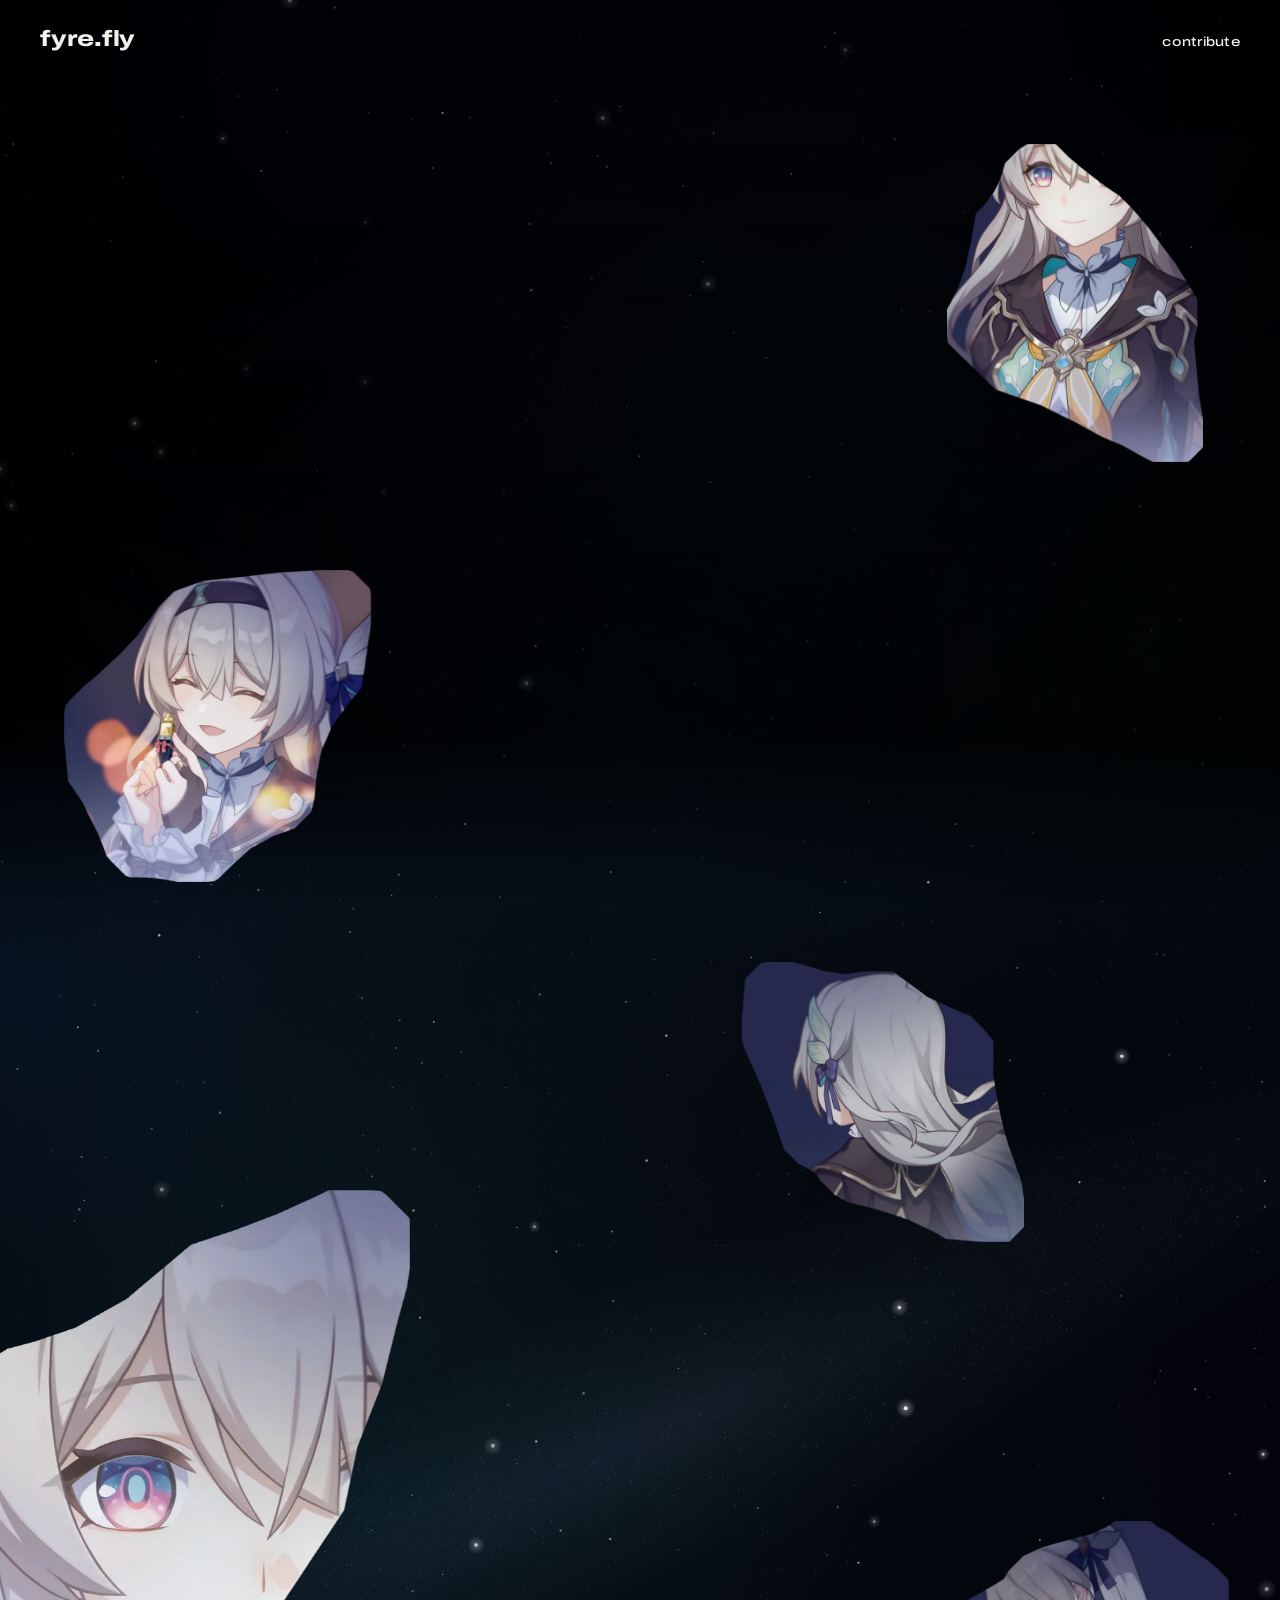
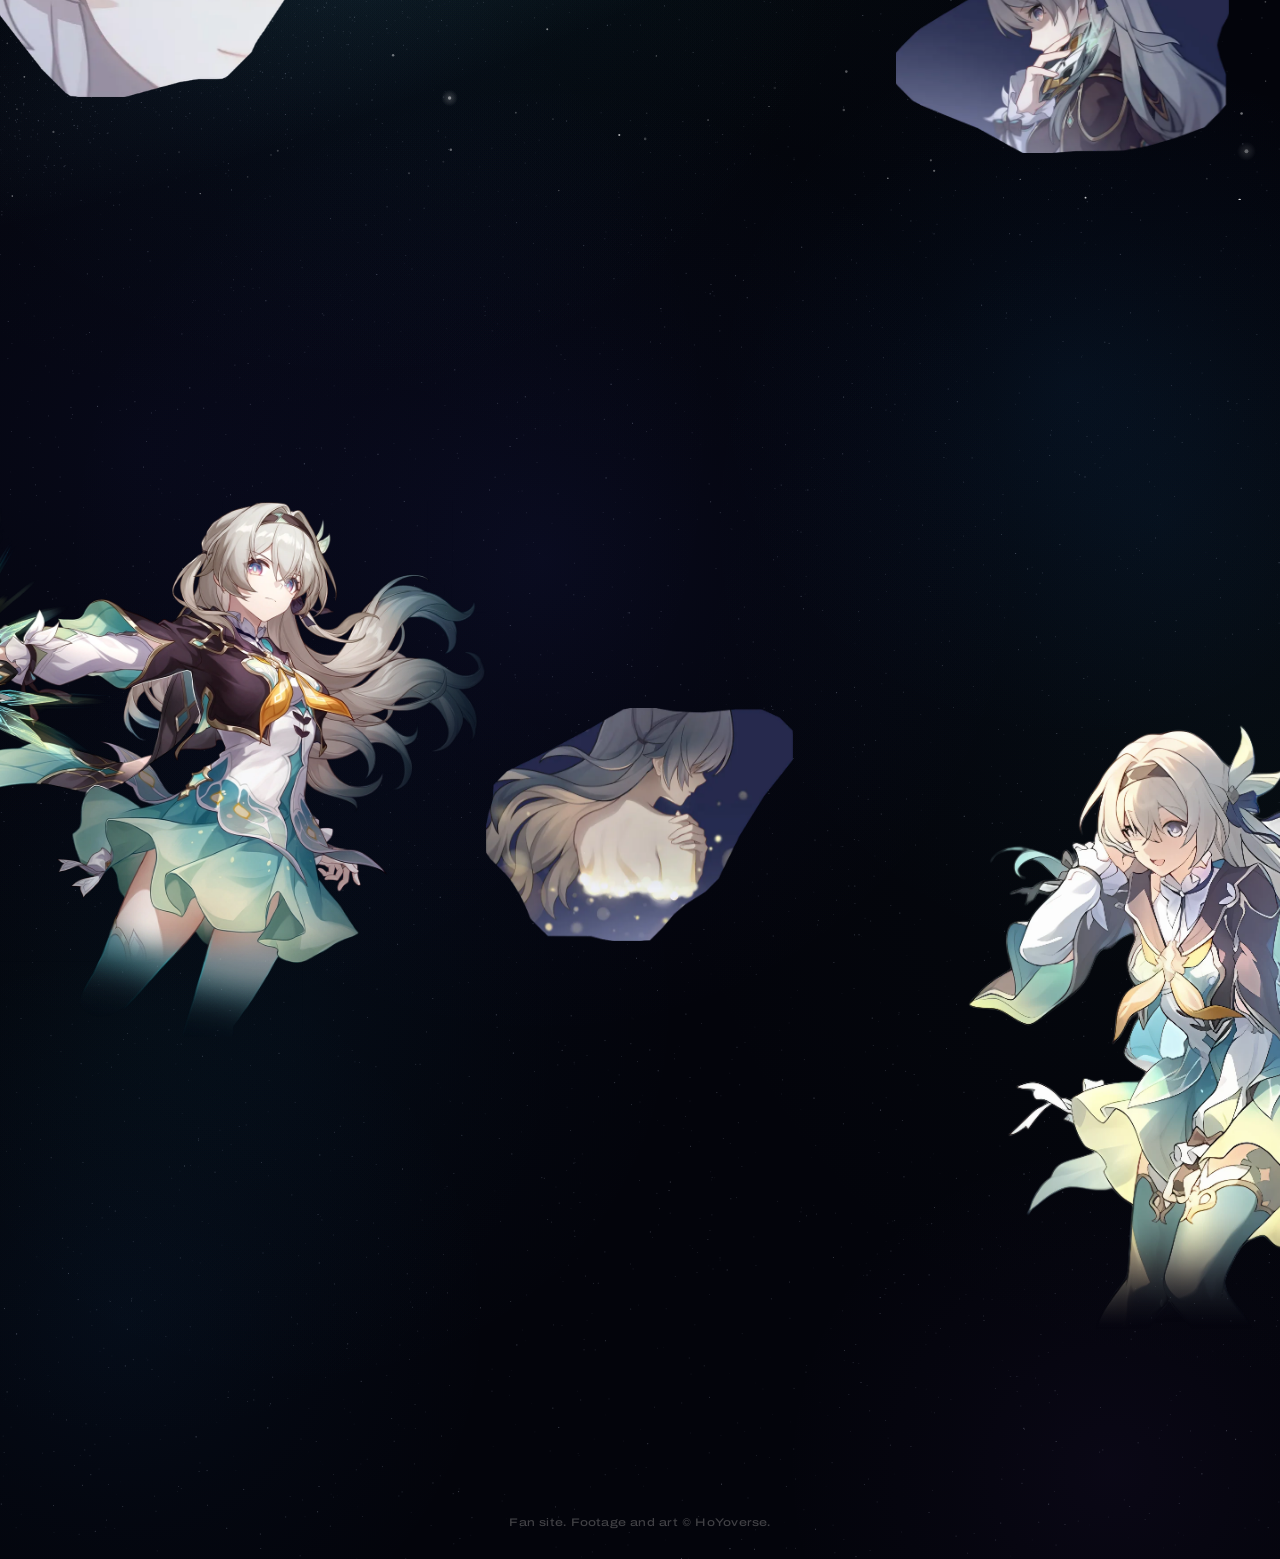
<file: index.html>
<!doctype html>
<html lang="en">
<head>
  <meta charset="utf-8">
  <meta name="viewport" content="width=device-width, initial-scale=1">
  <title>fyre.fly</title>
  <meta name="theme-color" content="#03040b">
  <meta property="og:type" content="website">
  <meta property="og:title" content="fyre.fly">
  <meta property="og:url" content="https://fyre.fly/">
  <meta property="og:image" content="https://fyre.fly/assets/img/share.jpg">
  <meta property="og:image:width" content="1200">
  <meta property="og:image:height" content="630">
  <meta name="twitter:card" content="summary_large_image">
  <link rel="icon" href="data:,">
  <link rel="preconnect" href="https://fonts.googleapis.com">
  <link rel="preconnect" href="https://fonts.gstatic.com" crossorigin>
  <link rel="stylesheet" href="https://fonts.googleapis.com/css2?family=Archivo:wdth,wght@125,500;125,800&display=swap">
  <link rel="stylesheet" href="styles.css?v=57">
</head>
<body>
  <div class="sky" aria-hidden="true"><canvas class="dust"></canvas><canvas class="stars"></canvas></div>
  <div class="bar">
    <h1 class="name"><a href="#top">fyre.fly</a></h1>
    <div class="links">
      <a href="contribute.html">contribute</a>
    </div>
  </div>
  <header class="hero">
    <div class="stage">
      <div class="reel" aria-hidden="true">
        <video src="assets/clips/golden.mp4" class="on" poster="assets/img/scene-golden.webp" muted playsinline preload="auto"></video>
        <video src="assets/clips/stand.mp4" muted playsinline preload="auto"></video>
        <video src="assets/clips/wake.mp4" muted playsinline preload="none"></video>
        <video src="assets/clips/neon.mp4" style="--focus: 30% 50%" muted playsinline preload="none"></video>
        <video src="assets/clips/wind.mp4" muted playsinline preload="none"></video>
        <video src="assets/clips/cockpit.mp4" muted playsinline preload="none"></video>
        <video src="assets/clips/closed.mp4" muted playsinline preload="none"></video>
        <video src="assets/clips/charge.mp4" muted playsinline preload="none"></video>
        <video src="assets/clips/lookup.mp4" muted playsinline preload="none"></video>
        <video src="assets/clips/armor.mp4" muted playsinline preload="none"></video>
        <video src="assets/clips/gaze.mp4" muted playsinline preload="none"></video>
        <video src="assets/clips/pullin.mp4" muted playsinline preload="none"></video>
        <video src="assets/clips/crystal.mp4" muted playsinline preload="none"></video>
        <video src="assets/clips/dusk.mp4" muted playsinline preload="none"></video>
        <video src="assets/clips/ignite.mp4" muted playsinline preload="none"></video>
        <video src="assets/clips/embers.mp4" style="--focus: 45% 40%" muted playsinline preload="none"></video>
        <video src="assets/clips/goldhelm.mp4" muted playsinline preload="none"></video>
        <video src="assets/clips/dawn.mp4" style="--focus: 60% 40%" muted playsinline preload="none"></video>
        <video src="assets/clips/bubbles.mp4" style="--focus: 45% 40%" muted playsinline preload="none"></video>
        <video src="assets/clips/hud.mp4" muted playsinline preload="none"></video>
      </div>
    </div>
    <img class="eidolon h1" src="assets/img/eidolon-4.webp" alt="" width="708" height="720" aria-hidden="true">
    <img class="eidolon h2" src="assets/img/eidolon-5.webp" alt="" width="580" height="720" aria-hidden="true">
  </header>

  <main class="below">
    <section class="eidolons" aria-hidden="true">
      <img class="eidolon e1" src="assets/img/eidolon-1.webp" alt="" width="720" height="715" loading="lazy" decoding="async">
      <img class="eidolon e2" src="assets/img/eidolon-2.webp" alt="" width="654" height="720" loading="lazy" decoding="async">
      <img class="eidolon e3" src="assets/img/eidolon-3.webp" alt="" width="720" height="502" loading="lazy" decoding="async">
      <img class="eidolon f1" src="assets/img/firefly-left.webp" alt="" width="1260" height="1200" loading="lazy" decoding="async">
      <img class="eidolon f2" src="assets/img/firefly-right.webp" alt="" width="1211" height="1363" loading="lazy" decoding="async">
      <img class="eidolon e6" src="assets/img/eidolon-6.webp" alt="" width="720" height="546" loading="lazy" decoding="async">
    </section>
    <footer class="colophon">Fan site. Footage and art © HoYoverse.</footer>
  </main>

  <script type="module" src="reel.js?v=27"></script>
  <script type="module" src="sky.js?v=29"></script>
</body>
</html>
</file>
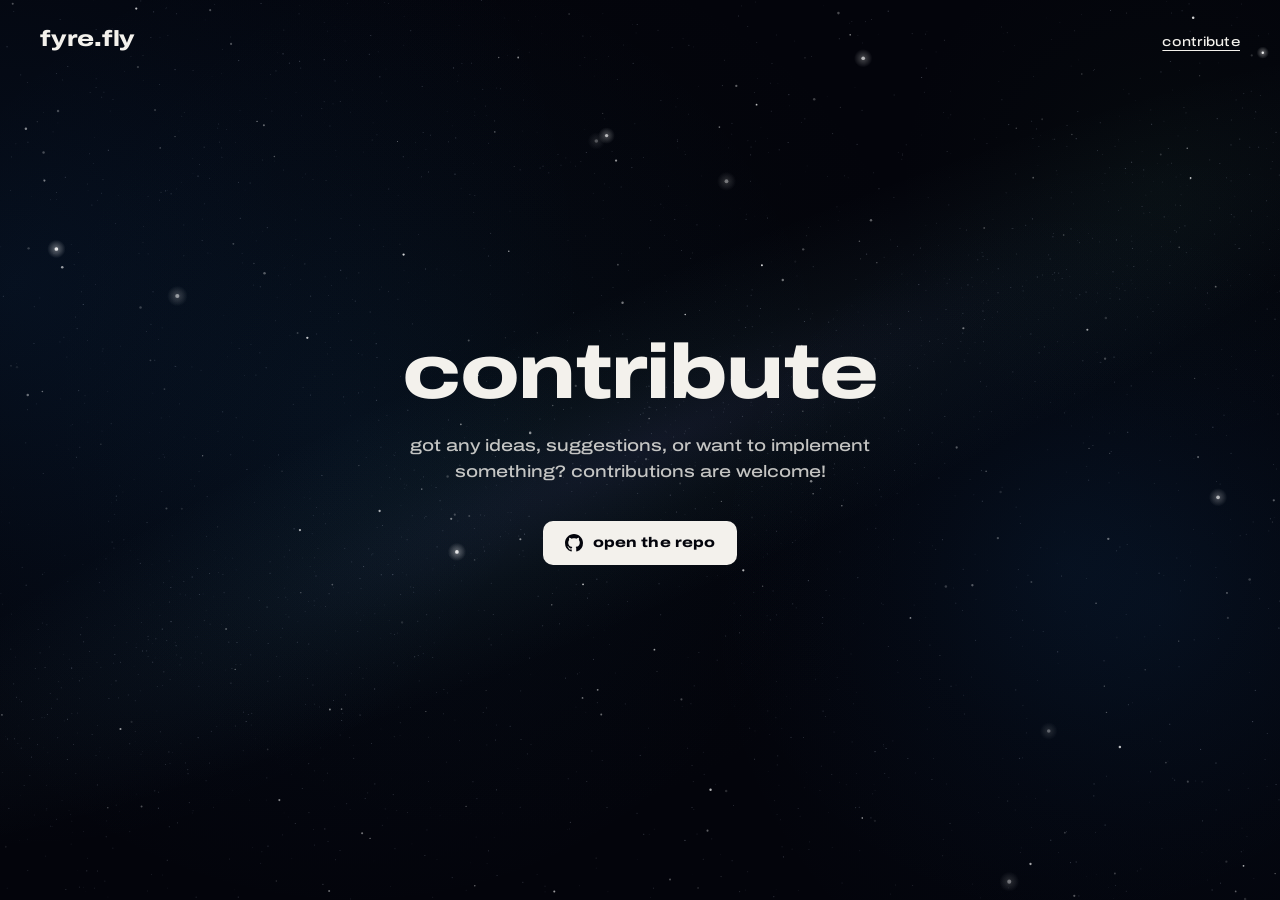
<file: contribute.html>
<!doctype html>
<html lang="en">
<head>
  <meta charset="utf-8">
  <meta name="viewport" content="width=device-width, initial-scale=1">
  <title>contribute · fyre.fly</title>
  <meta name="theme-color" content="#03040b">
  <meta property="og:type" content="website">
  <meta property="og:title" content="contribute · fyre.fly">
  <meta property="og:url" content="https://fyre.fly/contribute">
  <meta property="og:image" content="https://fyre.fly/assets/img/share.jpg">
  <meta property="og:image:width" content="1200">
  <meta property="og:image:height" content="630">
  <meta name="twitter:card" content="summary_large_image">
  <link rel="icon" href="data:,">
  <link rel="preconnect" href="https://fonts.googleapis.com">
  <link rel="preconnect" href="https://fonts.gstatic.com" crossorigin>
  <link rel="stylesheet" href="https://fonts.googleapis.com/css2?family=Archivo:wdth,wght@125,500;125,800&display=swap">
  <link rel="stylesheet" href="styles.css?v=34">
</head>
<body>
  <div class="sky" aria-hidden="true"><canvas class="dust"></canvas><canvas class="stars"></canvas></div>
  <div class="bar">
    <p class="name"><a href="./">fyre.fly</a></p>
    <div class="links">
      <a href="contribute.html" aria-current="page">contribute</a>
    </div>
  </div>

  <main class="contribute">
    <h1>contribute</h1>
    <p>got any ideas, suggestions, or want to implement something? contributions are welcome!</p>
    <a class="repo" href="https://github.com/zaydanmd/fyredotfly">
      <svg viewBox="0 0 16 16" aria-hidden="true"><path d="M8 0c4.42 0 8 3.58 8 8a8.013 8.013 0 0 1-5.45 7.59c-.4.08-.55-.17-.55-.38 0-.27.01-1.13.01-2.2 0-.75-.25-1.23-.54-1.48 1.78-.2 3.65-.88 3.65-3.95 0-.88-.31-1.59-.82-2.15.08-.2.36-1.02-.08-2.12 0 0-.67-.22-2.2.82-.64-.18-1.32-.27-2-.27-.68 0-1.36.09-2 .27-1.53-1.03-2.2-.82-2.2-.82-.44 1.1-.16 1.92-.08 2.12-.51.56-.82 1.28-.82 2.15 0 3.06 1.86 3.75 3.64 3.95-.23.2-.44.55-.51 1.07-.46.21-1.61.55-2.33-.66-.15-.24-.6-.83-1.23-.82-.67.01-.27.38.01.53.34.19.73.9.82 1.13.16.45.68 1.31 2.69.94 0 .67.01 1.3.01 1.49 0 .21-.15.45-.55.38A7.995 7.995 0 0 1 0 8c0-4.42 3.58-8 8-8Z"/></svg>
      open the repo
    </a>
  </main>

  <script type="module" src="sky.js?v=29"></script>
</body>
</html>
</file>
<file: styles.css>
*,
*::before,
*::after { box-sizing: border-box; }

html, body { margin: 0; background: #03040b; color: #f3f1ec; }
@media (prefers-reduced-motion: no-preference) { html { scroll-behavior: smooth; } }
a { color: inherit; text-decoration: none; }

/* Space behind the whole page, as tall as the page so it scrolls with it. The dust
   canvas covers all of it; sky.js moves the star canvas to wherever the screen is.
   On a page shorter than the screen it still fills the visible screen (dvh). The
   star canvas is two screens tall with the mobile browser bars hidden (lvh), so it
   still covers the screen while they slide away mid-scroll. */
body { position: relative; }
.sky { position: absolute; inset: 0; z-index: 0; min-height: 100vh; min-height: 100dvh; overflow: hidden; pointer-events: none; }
.sky canvas { position: absolute; top: 0; left: 0; width: 100%; display: block; }
.sky .dust { height: 100%; }
.sky .stars { height: 200vh; height: 200lvh; will-change: transform; }
.hero, .below { position: relative; z-index: 1; }

/* Top of the page: the reel fills the screen, dimmed and darkening downward. Only its
   bottom part fades out, through a mask, so the sky shows there and nowhere else. */
.hero { height: 100svh; min-height: 480px; overflow: hidden; }
/* Two eidolon cards float over the reel, one on each side. */
.h1 { width: min(24vw, 440px, 60svh); left: 5vw; bottom: 2svh;   --t: 10s; --delay: -3s; --dx: 18px;  --dy: -40px; --r0: -5deg; --r1: 3deg; }
.h2 { width: min(20vw, 360px, 50svh); right: 6vw; top: 16svh;    --t: 9s;  --delay: -6s; --dx: -16px; --dy: -36px; --r0: 4deg;  --r1: -3deg; }
.stage {
  position: absolute; inset: 0;
  --dim: 0.3; /* darkens the whole video */
  /* solid for most of the height, then it fades into the sky only near the bottom */
  -webkit-mask-image: linear-gradient(to bottom, #000 82%, transparent 100%);
  mask-image: linear-gradient(to bottom, #000 82%, transparent 100%);
}
.reel { position: absolute; inset: 0; }
.reel video {
  position: absolute; inset: 0;
  width: 100%; height: 100%;
  object-fit: cover; object-position: var(--focus, 50% 50%);
  opacity: 0;
  transition: opacity 200ms ease-out;
}
.reel video.on { opacity: 1; }
.stage::after {
  content: ""; position: absolute; inset: 0; pointer-events: none;
  background:
    /* vignette: darkens the corners and edges, leaves the middle alone */
    radial-gradient(ellipse 75% 75% at 50% 45%, transparent 45%, rgb(0 0 0 / 0.55) 100%),
    linear-gradient(to bottom, transparent 0%, rgb(0 0 0 / 0.35) 30%, rgb(0 0 0 / 0.6) 62%, rgb(0 0 0 / 0.6) 100%),
    rgb(0 0 0 / var(--dim));
}
/* Top bar, fixed over the page: the name on the left (a link back to the top), the contribute link on the right. */
.bar {
  position: fixed; z-index: 2; top: 0; left: 0; right: 0;
  display: flex; justify-content: space-between; align-items: baseline; gap: 16px;
  padding: 28px 40px;
}
.name {
  margin: 0;
  font: 800 22px / 1 "Archivo", system-ui, sans-serif;
  font-stretch: 125%;
  letter-spacing: -0.01em;
}
.links { display: flex; align-items: baseline; gap: 20px; }
.links a {
  font: 500 13px / 1 "Archivo", system-ui, sans-serif;
  font-stretch: 125%;
  letter-spacing: 0.02em;
}
.links a:hover, .links a[aria-current="page"] { text-decoration: underline; text-underline-offset: 4px; }

/* Content under the reel */
.below { overflow-x: clip; }

/* Eidolon constellation: loose, asymmetric, clipped at the right edge */
.eidolons {
  position: relative;
  height: 230svh;
  /* The art is sized by width, so on wide, short screens the section grows with the
     width too; otherwise the Firefly figures get cut off or run into the cards. */
  min-height: max(1400px, 104vw);
  overflow: hidden;
}
.eidolon {
  position: absolute; z-index: 1; display: block; height: auto;
  /* Each one floats on its own slow cycle: a small drift and a slight tilt */
  animation: float var(--t, 9s) ease-in-out var(--delay, 0s) infinite;
  will-change: transform;
}
.e1 { width: min(22vw, 720px); left: 58%; top: 3%;  --t: 9s;    --delay: -2s;  --dx: 24px;  --dy: -56px; --r0: -6deg; --r1: 4deg; }
.e2 { width: 36vw;             left: -4vw; top: 14%; --t: 12s;   --delay: -7s;  --dx: -28px; --dy: -68px; --r0: 4deg;  --r1: -5deg; }
.e3 { width: min(26vw, 720px); right: 4%; top: 30%; --t: 8s;    --delay: -4s;  --dx: 20px;  --dy: -48px; --r0: 6deg;  --r1: -4deg; }
.e6 { width: 24vw;             left: 38%; top: 68%; --t: 10s; --delay: -8s;  --dx: -24px; --dy: -56px; --r0: -4deg; --r1: 5deg; }
/* The two Firefly figures stay still. The right one hangs off the right edge, which
   also hides the bit of Caelus's coat on that side of her cutout. */
.f1, .f2 { animation: none; will-change: auto; }
.f1 { width: min(44vw, 900px); left: -6vw; top: 58%; }
.f2 { width: min(42vw, 860px); right: 0; bottom: 2%; translate: 42% 0; }
@keyframes float {
  0%, 100% { transform: translate3d(0, 0, 0) rotate(var(--r0, 0deg)); }
  50% { transform: translate3d(var(--dx, 0px), var(--dy, -12px), 0) rotate(var(--r1, 0deg)); }
}

.colophon {
  padding: 16svh 18px 28px;
  color: rgb(243 241 236 / 0.26);
  font: 500 11px / 1.5 "Archivo", system-ui, sans-serif;
  font-stretch: 125%;
  letter-spacing: 0.02em;
  text-align: center;
}

/* Contribute page: one centred block over the sky */
.contribute {
  position: relative; z-index: 1;
  min-height: 100svh;
  display: flex; flex-direction: column; align-items: center; justify-content: center;
  padding: 96px 20px;
  text-align: center;
}
.contribute h1 {
  margin: 0;
  font: 800 clamp(40px, 6vw, 80px) / 1 "Archivo", system-ui, sans-serif;
  font-stretch: 125%;
  letter-spacing: -0.02em;
}
.contribute p {
  max-width: 46ch;
  text-wrap: balance;
  margin: 20px 0 36px;
  font: 500 clamp(15px, 1.3vw, 18px) / 1.6 "Archivo", system-ui, sans-serif;
  font-stretch: 125%;
  color: rgb(243 241 236 / 0.8);
}
.repo {
  display: inline-flex; align-items: center; gap: 10px;
  padding: 13px 22px;
  border-radius: 10px;
  background: #f3f1ec; color: #03040b;
  font: 800 14px / 1 "Archivo", system-ui, sans-serif;
  font-stretch: 125%;
  letter-spacing: 0.01em;
}
.repo svg { width: 18px; height: 18px; fill: currentColor; }
.repo:hover { background: #fff; }

@media (max-width: 700px) {
  .bar { padding: 20px; }
  .name { font-size: 18px; }
  .links a { font-size: 11px; }
  .links { gap: 14px; }
  .h1 { width: 52vw; left: -4vw; bottom: 4svh; }
  .h2 { width: 44vw; right: -2vw; top: 14svh; }
  .eidolons {
    display: grid;
    grid-template-columns: 1fr 1fr;
    align-items: start;
    gap: 12svh 0;
    height: auto;
    min-height: 0;
    padding: 10svh 0 14svh;
  }
  .eidolons .eidolon { position: relative; inset: auto; height: auto; }
  .e1 { grid-column: 2; grid-row: 1; width: 48vw; margin-left: -2vw; }
  .e2 { grid-column: 1; grid-row: 1; width: 70vw; margin-top: 14svh; margin-left: -10vw; }
  .f1 { grid-column: 1 / -1; grid-row: 2; width: 100vw; margin-left: -12vw; }
  .e3 { grid-column: 2; grid-row: 3; width: 60vw; margin-top: 6svh; margin-left: -14vw; }
  .e6 { grid-column: 1; grid-row: 3; width: 62vw; margin-top: 65vw; margin-left: -8vw; }
  .f2 { grid-column: 1 / -1; grid-row: 4; width: 100vw; }
  .colophon { padding-top: 10svh; font-size: 10px; }
}

@media (prefers-reduced-motion: reduce) {
  .reel video { transition: none; }
  .eidolon { animation: none; }
}
</file>
